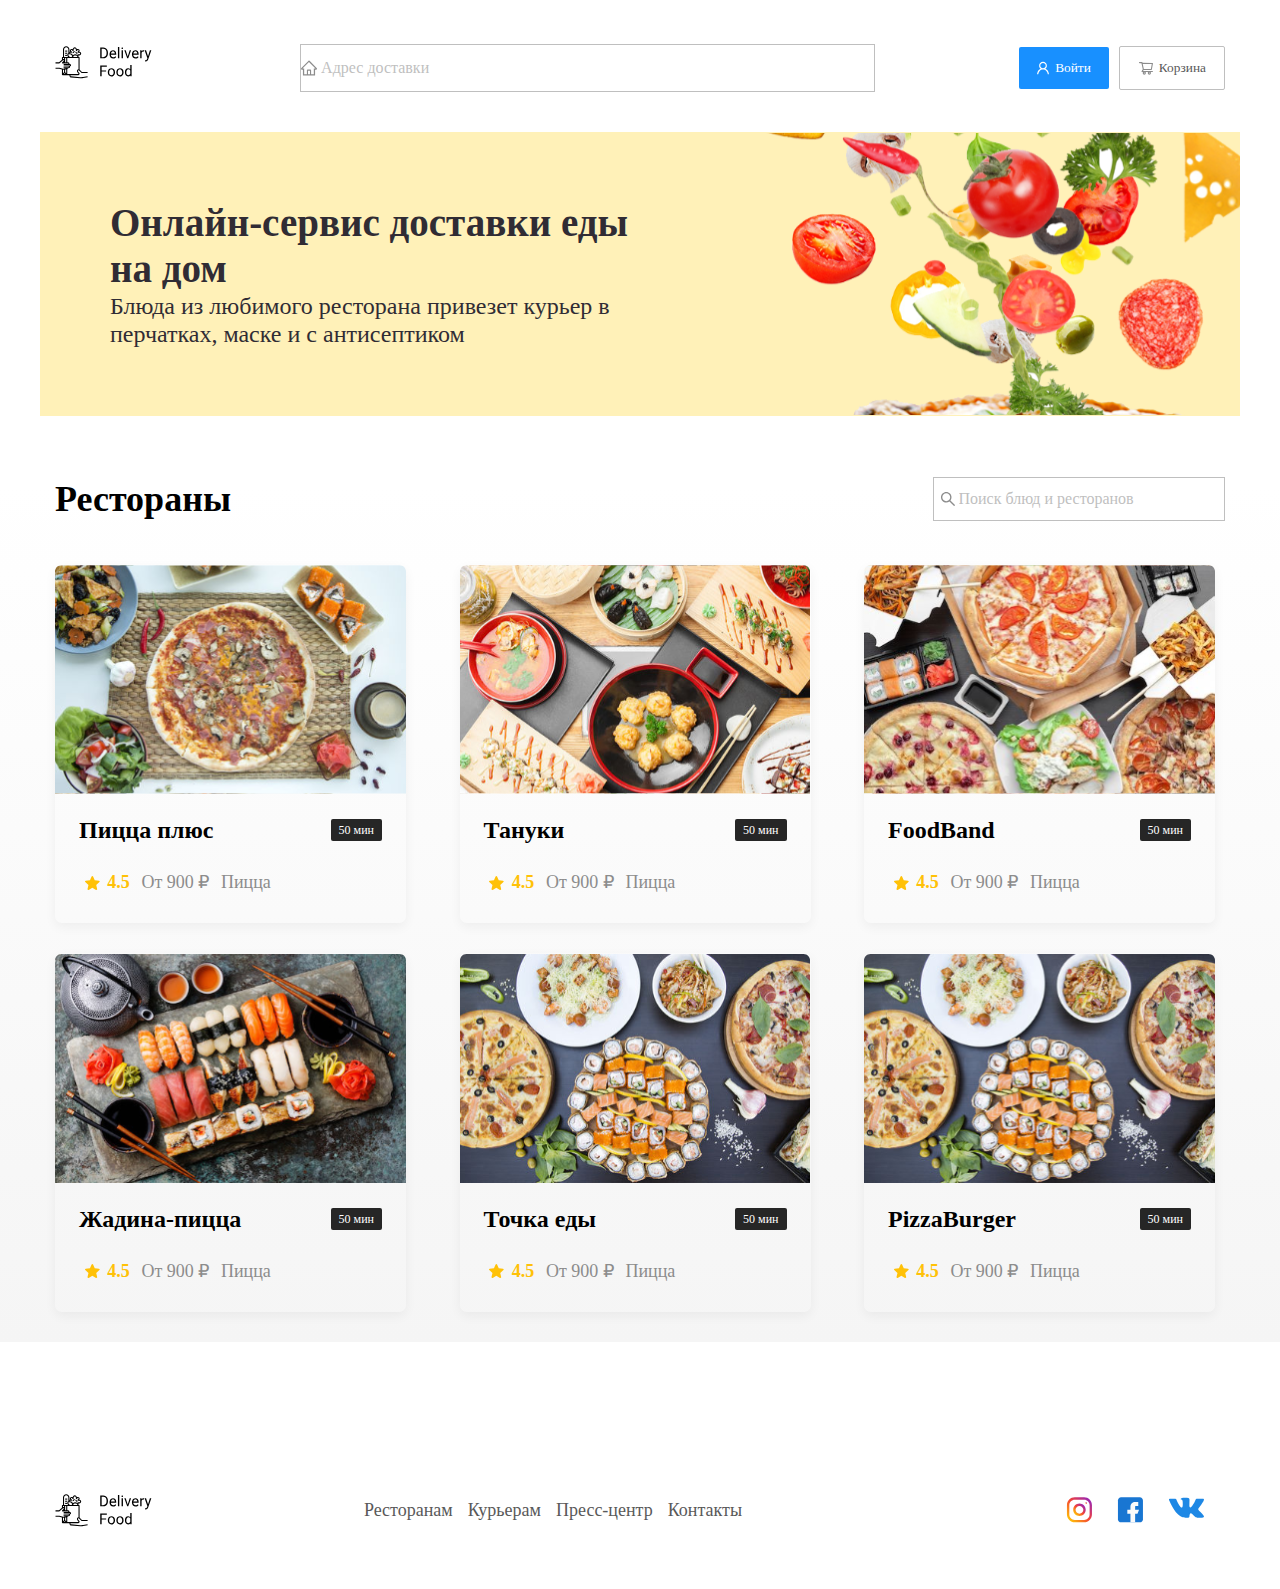
<file: index.html>
<!DOCTYPE html>
<html lang="en">
<head>
    <meta charset="UTF-8">
    <meta http-equiv="X-UA-Compatible" content="IE=edge">
    <meta name="viewport" content="width=device-width, initial-scale=1.0">
    <link rel="stylesheet" href="css/style.css">
    <title>Delivery Food</title>
</head>
<body>
    <div class="header">
        <div class="container">
            <div class="header__inner">
                <div class="header__logo">
                    <a href=""><img src="img/logo.svg" alt=""></a>
                </div>
                <div class="header__address">
                    <img src="img/house.svg" alt="">
                    <input type="text" class="header__address-input" placeholder="Адрес доставки">
                </div>
                <div class="header__buttons">
                    <button type="button" class="header__button header-login"><img src="img/login.svg" alt="">Войти</button>
                    <button type="button" class="header__button header-cart"><img src="img/cart.svg" alt="">Корзина</button>
                </div>
                <div class="header__burger">
                    <span></span>
                </div>
            </div>
        </div>
    </div>
    <div class="banner">
        <div class="banner__inner">
            <div class="banner__text">
                <h3 class="banner__title">
                    Онлайн-сервис доставки еды на дом
                </h3>
                <p class="banner__subtitle">
                    Блюда из любимого ресторана привезет курьер в перчатках, маске и с антисептиком
                </p>
            </div>
        </div>
    </div>
    <div class="restaurants">
        <div class="container">
            <div class="restaurants__inner">
                <div class="restaurants__top">
                    <h3 class="restaurants__title">
                        Рестораны
                    </h3>
                    <div class="restaurants__search">
                        <img src="img/search.svg" class="restaurants__search-img">
                        <input type="text" class="restaurants__search-input" placeholder="Поиск блюд и ресторанов">
                    </div>
                </div>
                <div class="restaurants__middle">
                    <div class="restaurants__items">
                        <div class="restaurants__item">
                            <img src="img/item1.svg" class="restaurants__item-img">
                            <div class="restaurants__item-title">
                                <a href="tanuki.html"><h4>Пицца плюс</h4></a>
                                <span>50 мин</span>
                            </div>
                            <div class="restaurants__item-testimonials">
                                <span class="restaurants__item-testimonial"><img src="img/star.svg" alt="">4.5</span>
                                <span class="restaurants__item-price">От 900 ₽</span>
                                <span class="restaurants__item-type">Пицца </span>
                            </div>
                        </div>
                        <div class="restaurants__item">
                            <img src="img/item2.svg" class="restaurants__item-img">
                            <div class="restaurants__item-title">
                                <a href="tanuki.html"><h4>Тануки</h4></a>
                                <span>50 мин</span>
                            </div>
                            <div class="restaurants__item-testimonials">
                                <span class="restaurants__item-testimonial"><img src="img/star.svg" alt="">4.5</span>
                                <span class="restaurants__item-price">От 900 ₽</span>
                                <span class="restaurants__item-type">Пицца </span>
                            </div>
                        </div>
                        <div class="restaurants__item">
                            <img src="img/item3.svg" class="restaurants__item-img">
                            <div class="restaurants__item-title">
                                <a href="tanuki.html"><h4>FoodBand</h4></a>
                                <span>50 мин</span>
                            </div>
                            <div class="restaurants__item-testimonials">
                                <span class="restaurants__item-testimonial"><img src="img/star.svg" alt="">4.5</span>
                                <span class="restaurants__item-price">От 900 ₽</span>
                                <span class="restaurants__item-type">Пицца </span>
                            </div>
                        </div>
                        <div class="restaurants__item">
                            <img src="img/item4.svg" class="restaurants__item-img">
                            <div class="restaurants__item-title">
                                <a href="tanuki.html"><h4>Жадина-пицца</h4></a>
                                <span>50 мин</span>
                            </div>
                            <div class="restaurants__item-testimonials">
                                <span class="restaurants__item-testimonial"><img src="img/star.svg" alt="">4.5</span>
                                <span class="restaurants__item-price">От 900 ₽</span>
                                <span class="restaurants__item-type">Пицца </span>
                            </div>
                        </div>
                        <div class="restaurants__item">
                            <img src="img/item5.svg" class="restaurants__item-img">
                            <div class="restaurants__item-title">
                                <a href="tanuki.html"><h4>Точка еды</h4></a>
                                <span>50 мин</span>
                            </div>
                            <div class="restaurants__item-testimonials">
                                <span class="restaurants__item-testimonial"><img src="img/star.svg" alt="">4.5</span>
                                <span class="restaurants__item-price">От 900 ₽</span>
                                <span class="restaurants__item-type">Пицца </span>
                            </div>
                        </div>
                        <div class="restaurants__item">
                            <img src="img/item6.svg" class="restaurants__item-img">
                            <div class="restaurants__item-title">
                                <a href="tanuki.html"><h4> PizzaBurger</h4></a>
                                <span>50 мин</span>
                            </div>
                            <div class="restaurants__item-testimonials">
                                <span class="restaurants__item-testimonial"><img src="img/star.svg" alt="">4.5</span>
                                <span class="restaurants__item-price">От 900 ₽</span>
                                <span class="restaurants__item-type">Пицца </span>
                            </div>
                        </div>
                    </div>
                </div>
            </div>
        </div>
    </div>
    <div class="footer">
        <div class="container">
            <div class="footer__inner">
                <div class="footer__info">
                    <a href=""><img src="img/logo.svg" alt="" class="footer__logo"></a>
                    <ul class="footer__list">
                        <li class="footer__item"><a href="" class="footer__link">Ресторанам</a></li>
                        <li class="footer__item"><a href="" class="footer__link">Курьерам</a></li>
                        <li class="footer__item"><a href="" class="footer__link">Пресс-центр</a></li>
                        <li class="footer__item"><a href="" class="footer__link">Контакты</a></li>
                    </ul>
                </div>
                <div class="footer__social">
                    <a href="" class="footer__social-item"><img aria-hidden="true" src="img/instagram.svg" alt=""></a>
                    <a href="" class="footer__social-item"><img aria-hidden="true" src="img/facebook.svg" alt=""></a>
                    <a href="" class="footer__social-item"><img aria-hidden="true" src="img/vk.svg" alt=""></a>
                </div>
            </div>
        </div>
    </div>
    <script src="js/libs/smoothScroll.js"></script>
    <script src="js/app.js"></script>
</body>
</html>
</file>
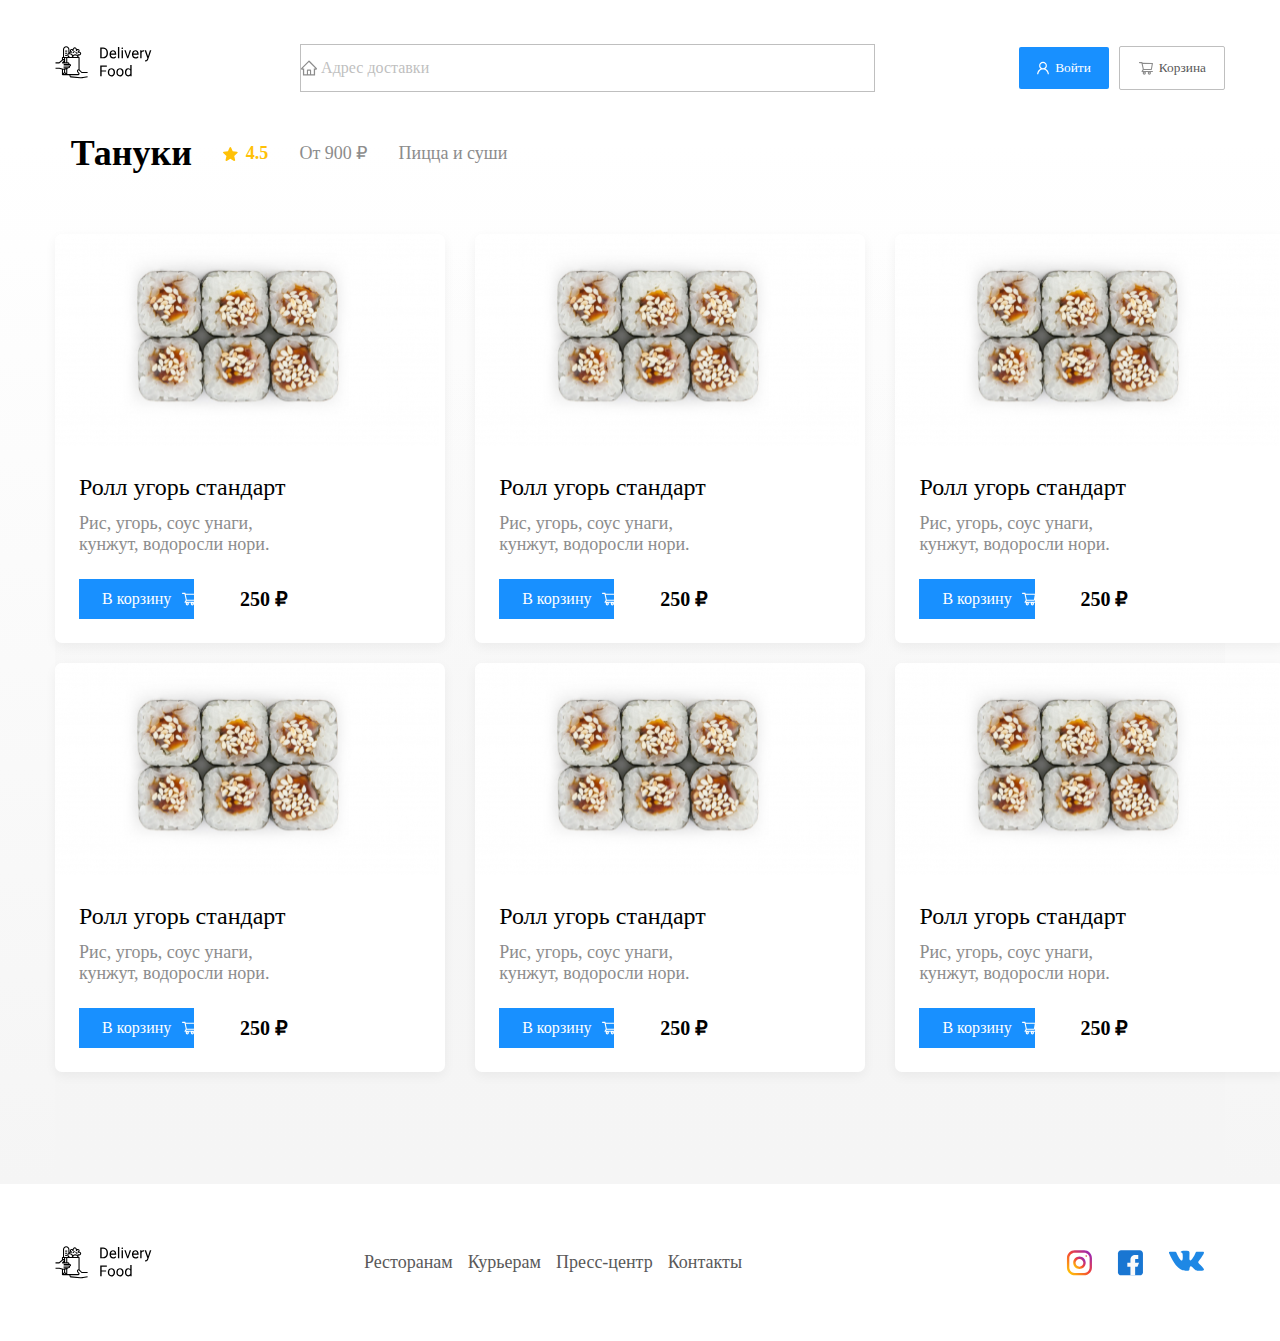
<file: tanuki.html>
<!DOCTYPE html>
<html lang="en">
<head>
    <meta charset="UTF-8">
    <meta http-equiv="X-UA-Compatible" content="IE=edge">
    <meta name="viewport" content="width=device-width, initial-scale=1.0">
    <link rel="stylesheet" href="css/style.css">
    <title>Магазин суши - Tanuki</title>
</head>
<body>
    <div class="header">
        <div class="container">
            <div class="header__inner">
                <div class="header__logo">
                    <a href="index.html"><img src="img/logo.svg" alt=""></a>
                </div>
                <div class="header__address">
                    <img src="img/house.svg" alt="">
                    <input type="text" class="header__address-input" placeholder="Адрес доставки">
                </div>
                <div class="header__buttons">
                    <button type="button" class="header__button header-login"><img src="img/login.svg" alt="">Войти</button>
                    <button type="button" class="header__button header-cart"><img src="img/cart.svg" alt="">Корзина</button>
                </div>
                <div class="header__burger">
                    <span></span>
                </div>
            </div>
        </div>
    </div>
    <div class="products">
        <div class="container">
            <div class="products__inner">
                <div class="products__top">
                    <h4 class="products__top-title">Тануки</h4>
                    <div class="products__top-testimonial">
                        <img src="img/star.svg" alt=""><span>4.5</span>
                    </div>
                    <span class="products__top-price">
                        От 900 ₽
                    </span>
                    <span class="products__top-type">
                        <span>Пицца  и суши</span>
                    </span>
                </div>
                <div class="products__middle">
                    <div class="products__items">
                        <div class="products__item">
                            <img src="img/tanuki.svg" alt="" class="products__item-img">
                            <div class="products__item-text">
                                <h5 class="products__item-title">Ролл угорь стандарт</h5>
                                <p class="products__item-subtitle">Рис, угорь, соус унаги, кунжут, водоросли нори.</p>
                                <div class="products__item-prices">
                                    <button type="button" class="products__item-button">В корзину</button><img src="img/cart-white.svg" alt="">
                                    <span class="products__item-price">250 ₽</span>
                                </div>
                            </div>
                        </div>
                        <div class="products__item">
                            <img src="img/tanuki.svg" alt="" class="products__item-img">
                            <div class="products__item-text">
                                <h5 class="products__item-title">Ролл угорь стандарт</h5>
                                <p class="products__item-subtitle">Рис, угорь, соус унаги, кунжут, водоросли нори.</p>
                                <div class="products__item-prices">
                                    <button type="button" class="products__item-button">В корзину</button><img src="img/cart-white.svg" alt="">
                                    <span class="products__item-price">250 ₽</span>
                                </div>
                            </div>
                        </div>
                        <div class="products__item">
                            <img src="img/tanuki.svg" alt="" class="products__item-img">
                            <div class="products__item-text">
                                <h5 class="products__item-title">Ролл угорь стандарт</h5>
                                <p class="products__item-subtitle">Рис, угорь, соус унаги, кунжут, водоросли нори.</p>
                                <div class="products__item-prices">
                                    <button type="button" class="products__item-button">В корзину</button><img src="img/cart-white.svg" alt="">
                                    <span class="products__item-price">250 ₽</span>
                                </div>
                            </div>
                        </div>
                        <div class="products__item">
                            <img src="img/tanuki.svg" alt="" class="products__item-img">
                            <div class="products__item-text">
                                <h5 class="products__item-title">Ролл угорь стандарт</h5>
                                <p class="products__item-subtitle">Рис, угорь, соус унаги, кунжут, водоросли нори.</p>
                                <div class="products__item-prices">
                                    <button type="button" class="products__item-button">В корзину</button><img src="img/cart-white.svg" alt="">
                                    <span class="products__item-price">250 ₽</span>
                                </div>
                            </div>
                        </div>
                        <div class="products__item">
                            <img src="img/tanuki.svg" alt="" class="products__item-img">
                            <div class="products__item-text">
                                <h5 class="products__item-title">Ролл угорь стандарт</h5>
                                <p class="products__item-subtitle">Рис, угорь, соус унаги, кунжут, водоросли нори.</p>
                                <div class="products__item-prices">
                                    <button type="button" class="products__item-button">В корзину</button><img src="img/cart-white.svg" alt="">
                                    <span class="products__item-price">250 ₽</span>
                                </div>
                            </div>
                        </div>
                        <div class="products__item">
                            <img src="img/tanuki.svg" alt="" class="products__item-img">
                            <div class="products__item-text">
                                <h5 class="products__item-title">Ролл угорь стандарт</h5>
                                <p class="products__item-subtitle">Рис, угорь, соус унаги, кунжут, водоросли нори.</p>
                                <div class="products__item-prices">
                                    <button type="button" class="products__item-button">В корзину</button><img src="img/cart-white.svg" alt="">
                                    <span class="products__item-price">250 ₽</span>
                                </div>
                            </div>
                        </div>
                    </div>
                </div>
            </div>
        </div>
    </div>
    <div class="footer">
        <div class="container">
            <div class="footer__inner">
                <div class="footer__info">
                    <a href=""><img src="img/logo.svg" alt="" class="footer__logo"></a>
                    <ul class="footer__list">
                        <li class="footer__item"><a href="" class="footer__link">Ресторанам</a></li>
                        <li class="footer__item"><a href="" class="footer__link">Курьерам</a></li>
                        <li class="footer__item"><a href="" class="footer__link">Пресс-центр</a></li>
                        <li class="footer__item"><a href="" class="footer__link">Контакты</a></li>
                    </ul>
                </div>
                <div class="footer__social">
                    <a href="" class="footer__social-item"><img aria-hidden="true" src="img/instagram.svg" alt=""></a>
                    <a href="" class="footer__social-item"><img aria-hidden="true" src="img/facebook.svg" alt=""></a>
                    <a href="" class="footer__social-item"><img aria-hidden="true" src="img/vk.svg" alt=""></a>
                </div>
            </div>
        </div>
    </div>
    <div class="cart-modal">
        <div class="cart">
            <div class="cart__top">
                <h4 class="cart__top-title">Корзина</h4>
                <button class="cart__top-button cart-close">
                    <svg width="26" height="26" viewBox="0 0 26 26" fill="none" xmlns="http://www.w3.org/2000/svg">
                        <path d="M16.0035 13L25.3506 3.65245C25.6077 3.39513 25.7496 3.05184 25.75 2.68578C25.75 2.31952 25.6081 1.97582 25.3506 1.71891L24.5315 0.900011C24.274 0.642084 23.9307 0.500824 23.5642 0.500824C23.1984 0.500824 22.8551 0.642084 22.5976 0.900011L13.2504 10.247L3.90285 0.900011C3.64573 0.642084 3.30224 0.500824 2.93598 0.500824C2.57012 0.500824 2.22663 0.642084 1.96951 0.900011L1.15 1.71891C0.616667 2.25225 0.616667 3.11973 1.15 3.65245L10.4974 13L1.15 22.3472C0.892683 22.6049 0.751016 22.9482 0.751016 23.3142C0.751016 23.6803 0.892683 24.0236 1.15 24.2811L1.96931 25.1C2.22642 25.3577 2.57012 25.4992 2.93577 25.4992C3.30203 25.4992 3.64553 25.3577 3.90264 25.1L13.2502 15.7529L22.5974 25.1C22.8549 25.3577 23.1982 25.4992 23.564 25.4992H23.5644C23.9305 25.4992 24.2738 25.3577 24.5313 25.1L25.3504 24.2811C25.6075 24.0238 25.7494 23.6803 25.7494 23.3142C25.7494 22.9482 25.6075 22.6049 25.3504 22.3474L16.0035 13Z" fill="black"/>
                    </svg>
                </button>
            </div>
            <div class="cart__middle">
                <ul class="cart__middle-list">

                </ul>
            </div>
            <div class="cart__bottom">
                <h4 class="cart__bottom-total">0  <span>₽</span></h4>
                <div class="cart__bottom-buttons">
                    <button class="cart__bottom-button ok">Оформить заказ</button>
                    <button class="cart__bottom-button cancel">Отмена</button>
                </div>
            </div>
        </div>
    </div>
    <script src="js/libs/smoothScroll.js"></script>
    <script src="js/app.js"></script>
</body>
</html>
</file>
<file: css/style.css>
* {
  padding: 0px;
  margin: 0px;
  border: 0px;
}

*,
*:before,
*:after {
  -webkit-box-sizing: border-box;
  box-sizing: border-box;
}

:focus,
:active {
  outline: none;
}

a:focus,
a:active {
  outline: none;
}

aside,
nav,
footer,
header,
section {
  display: block;
}

html,
body {
  height: 100%;
}

body {
  line-height: 1;
  font-family: "Open Sans";
  -ms-text-size-adjust: 100%;
  -moz-text-size-adjust: 100%;
  -webkit-text-size-adjust: 100%;
}

input,
button,
textarea {
  font-family: "Open Sans";
}

input::-ms-clear {
  display: none;
}

button {
  cursor: pointer;
}

button::-moz-focus-inner {
  padding: 0;
  border: 0;
}

a,
a:visited {
  text-decoration: none;
}

a:hover {
  text-decoration: none;
}

ul li {
  list-style: none;
}

img {
  vertical-align: top;
}

h1,
h2,
h3,
h4,
h5,
h6 {
  font-weight: inherit;
  font-size: inherit;
}

.container {
  max-width: 1200px;
  margin: 0 auto;
  padding: 0 15px;
}

.header {
  margin-top: 44px;
}

.header__inner {
  display: -webkit-box;
  display: -ms-flexbox;
  display: flex;
  -webkit-box-pack: justify;
      -ms-flex-pack: justify;
          justify-content: space-between;
}

.header__logo {
  z-index: 3;
}

.header__address {
  width: 50%;
  display: -webkit-box;
  display: -ms-flexbox;
  display: flex;
  -webkit-box-pack: center;
      -ms-flex-pack: center;
          justify-content: center;
  -webkit-box-align: center;
      -ms-flex-align: center;
          align-items: center;
  position: relative;
}

.header__address img {
  position: absolute;
  left: 0;
  padding: 0 11px;
}

.header__burger {
  display: none;
}

.header__address-input {
  margin-left: 10px;
  width: 100%;
  border: 1px solid #BFBFBF;
  font-size: 16px;
  line-height: 24px;
  color: #BFBFBF;
  padding: 11px 20px;
}

.header__address-input::-webkit-input-placeholder {
  font-size: 16px;
  color: #BFBFBF;
  line-height: 24px;
}

.header__address-input:-ms-input-placeholder {
  font-size: 16px;
  color: #BFBFBF;
  line-height: 24px;
}

.header__address-input::-ms-input-placeholder {
  font-size: 16px;
  color: #BFBFBF;
  line-height: 24px;
}

.header__address-input::placeholder {
  font-size: 16px;
  color: #BFBFBF;
  line-height: 24px;
}

.header__buttons {
  display: -webkit-box;
  display: -ms-flexbox;
  display: flex;
  -webkit-box-pack: center;
      -ms-flex-pack: center;
          justify-content: center;
  -webkit-box-align: center;
      -ms-flex-align: center;
          align-items: center;
}

.header__button {
  display: -webkit-box;
  display: -ms-flexbox;
  display: flex;
  -webkit-box-align: center;
      -ms-flex-align: center;
          align-items: center;
  margin-left: 10px;
}

.header-login {
  background: #1890FF;
  color: #fff;
  padding: 13px 18px;
  border-radius: 2px;
}

.header-login img {
  margin-right: 6px;
}

.header-cart {
  color: #595959;
  background-color: #fff;
  -webkit-box-shadow: 0px 0px 2px rgba(0, 0, 0, 0.0015);
          box-shadow: 0px 0px 2px rgba(0, 0, 0, 0.0015);
  border-radius: 2px;
  border: 1px solid #BFBFBF;
  padding: 13px 18px;
}

.header-cart img {
  margin-right: 6px;
}

@media (max-width: 768px) {
  .header .header__burger {
    display: block;
    position: relative;
    width: 30px;
    height: 20px;
    cursor: pointer;
    position: relative;
    z-index: 3;
  }
  .header .header__burger.active::before {
    -webkit-transform: rotate(45deg);
            transform: rotate(45deg);
    top: 9px;
  }
  .header .header__burger.active::after {
    -webkit-transform: rotate(-45deg);
            transform: rotate(-45deg);
    bottom: 9px;
  }
  .header .header__burger.active span {
    -webkit-transform: scale(0);
            transform: scale(0);
  }
  .header .header__burger::before {
    content: '';
    background-color: #000;
    position: absolute;
    width: 100%;
    height: 2px;
    left: 0;
    -webkit-transition: 0.3s all ease;
    transition: 0.3s all ease;
  }
  .header .header__burger span {
    position: absolute;
    background-color: #000;
    left: 0;
    top: 9px;
    width: 100%;
    height: 2px;
    -webkit-transition: 0.3s all ease;
    transition: 0.3s all ease;
  }
  .header .header__burger::after {
    bottom: 0;
    content: '';
    background-color: #000;
    position: absolute;
    width: 100%;
    height: 2px;
    left: 0;
    -webkit-transition: 0.3s all ease;
    transition: 0.3s all ease;
  }
  .header .header__buttons {
    z-index: 2;
    position: fixed;
    top: -100%;
    left: 0;
    width: 100%;
    height: 100%;
    background: #fff;
    -webkit-transition: 0.3s all ease;
    transition: 0.3s all ease;
    overflow-y: hidden;
  }
  .header .header__buttons.active {
    top: 0;
  }
  .header .header__address {
    display: none;
  }
}

.banner {
  margin-top: 40px;
  max-width: 1200px;
  background-color: #FFF1B8;
  display: -webkit-box;
  display: -ms-flexbox;
  display: flex;
  padding: 68px 0;
  margin: 0 auto;
  position: relative;
  top: 40px;
}

.banner__inner {
  margin-left: 70px;
  position: relative;
}

.banner__inner::after {
  content: '';
  position: absolute;
  background-image: url(../img/banner-img.svg);
  width: 100%;
  height: 190%;
  top: -45%;
  left: 110%;
  display: block;
  background-position: right center;
  /* background-size: cover; */
}

.banner__text {
  max-width: 538px;
}

.banner__title {
  font-weight: bold;
  font-size: 39px;
  line-height: 46px;
  color: #302C34;
}

.banner__subtitle {
  font-size: 24px;
  line-height: 28px;
  color: #302C34;
}

@media (max-width: 1195px) {
  .banner .banner__inner::after {
    display: none;
  }
}

@media (max-width: 576px) {
  .banner .banner {
    padding: 30px 0;
  }
  .banner .banner__inner {
    margin-left: 0;
  }
  .banner .banner__inner::after {
    display: none;
  }
  .banner .banner__text {
    display: -webkit-box;
    display: -ms-flexbox;
    display: flex;
    -webkit-box-orient: vertical;
    -webkit-box-direction: normal;
        -ms-flex-direction: column;
            flex-direction: column;
    -webkit-box-align: center;
        -ms-flex-align: center;
            align-items: center;
    -webkit-box-pack: center;
        -ms-flex-pack: center;
            justify-content: center;
    text-align: center;
  }
  .banner .banner__title {
    font-size: 30px;
    line-height: 30px;
  }
  .banner .banner__subtitle {
    margin-top: 20px;
    font-size: 18px;
    line-height: 28px;
  }
}

.restaurants {
  margin-top: 101px;
  background: -webkit-gradient(linear, left top, left bottom, color-stop(1.04%, rgba(245, 245, 245, 0)), to(#F5F5F5));
  background: linear-gradient(180deg, rgba(245, 245, 245, 0) 1.04%, #F5F5F5 100%);
}

.restaurants__inner {
  margin-bottom: 90px;
}

.restaurants__top {
  width: 100%;
  display: -webkit-box;
  display: -ms-flexbox;
  display: flex;
  -webkit-box-pack: justify;
      -ms-flex-pack: justify;
          justify-content: space-between;
  -webkit-box-align: center;
      -ms-flex-align: center;
          align-items: center;
}

.restaurants__title {
  font-size: 36px;
  line-height: 42px;
  color: #000000;
  font-weight: 700;
}

.restaurants__search {
  width: 50%;
  display: -webkit-box;
  display: -ms-flexbox;
  display: flex;
  -webkit-box-pack: end;
      -ms-flex-pack: end;
          justify-content: flex-end;
  -webkit-box-align: center;
      -ms-flex-align: center;
          align-items: center;
  position: relative;
}

.restaurants__search-input {
  border: none;
  border: 1px solid #BFBFBF;
  padding: 9px 25px;
  width: 50%;
  font-size: 16px;
  line-height: 24px;
  position: relative;
}

.restaurants__search-img {
  position: absolute;
  z-index: 3;
  left: 51.3%;
}

.restaurants__search-input::-webkit-input-placeholder {
  font-size: 16px;
  line-height: 24px;
  color: #BFBFBF;
}

.restaurants__search-input:-ms-input-placeholder {
  font-size: 16px;
  line-height: 24px;
  color: #BFBFBF;
}

.restaurants__search-input::-ms-input-placeholder {
  font-size: 16px;
  line-height: 24px;
  color: #BFBFBF;
}

.restaurants__search-input::placeholder {
  font-size: 16px;
  line-height: 24px;
  color: #BFBFBF;
}

.restaurants__middle {
  margin-top: 44px;
}

.restaurants__items {
  display: -webkit-box;
  display: -ms-flexbox;
  display: flex;
  -webkit-box-pack: justify;
      -ms-flex-pack: justify;
          justify-content: space-between;
  -webkit-box-align: center;
      -ms-flex-align: center;
          align-items: center;
  width: 100%;
  -ms-flex-wrap: wrap;
      flex-wrap: wrap;
}

.restaurants__item {
  margin-right: 10px;
  margin-bottom: 30px;
  width: 30%;
  -webkit-box-shadow: 0px 4px 12px rgba(0, 0, 0, 0.05);
          box-shadow: 0px 4px 12px rgba(0, 0, 0, 0.05);
  border-radius: 7px;
  padding-bottom: 25px;
}

.restaurants__item-img {
  max-width: 100%;
}

.restaurants__item-title {
  padding: 20px 24px;
  display: -webkit-box;
  display: -ms-flexbox;
  display: flex;
  -webkit-box-pack: justify;
      -ms-flex-pack: justify;
          justify-content: space-between;
  -webkit-box-align: center;
      -ms-flex-align: center;
          align-items: center;
}

.restaurants__item-title h4 {
  font-weight: bold;
  font-size: 24px;
  line-height: 32px;
  color: #000000;
}

.restaurants__item-title span {
  background-color: #262626;
  padding: 1px 8px;
  border-radius: 2px;
  font-size: 12px;
  line-height: 20px;
  color: #fff;
}

.restaurants__item-testimonials {
  padding: 0px 24px;
  display: -webkit-box;
  display: -ms-flexbox;
  display: flex;
  -ms-flex-pack: distribute;
      justify-content: space-around;
  -webkit-box-align: center;
      -ms-flex-align: center;
          align-items: center;
  width: 70%;
}

.restaurants__item-testimonial {
  font-weight: bold;
  font-size: 18px;
  line-height: 32px;
  color: #FFC107;
  -webkit-box-align: center;
      -ms-flex-align: center;
          align-items: center;
  display: -webkit-box;
  display: -ms-flexbox;
  display: flex;
  -webkit-box-pack: center;
      -ms-flex-pack: center;
          justify-content: center;
}

.restaurants__item-testimonial img {
  margin-right: 7.5px;
}

.restaurants__item-price {
  font-size: 18px;
  line-height: 32px;
  color: #8C8C8C;
}

.restaurants__item-type {
  font-size: 18px;
  line-height: 32px;
  color: #8C8C8C;
}

@media (max-width: 768px) {
  .restaurants .restaurants {
    margin-top: 30px;
  }
  .restaurants .restaurants__search-input {
    width: 100%;
  }
  .restaurants .restaurants__search-img {
    left: 2.3%;
  }
  .restaurants .restaurants__inner {
    margin-bottom: 30px;
  }
  .restaurants .restaurants__items {
    -ms-flex-wrap: wrap;
        flex-wrap: wrap;
    -webkit-box-pack: center;
        -ms-flex-pack: center;
            justify-content: center;
    -webkit-box-align: center;
        -ms-flex-align: center;
            align-items: center;
  }
  .restaurants .restaurants__item-title span {
    padding: 1px 4px;
  }
  .restaurants .restaurants__item {
    width: 45%;
    margin-bottom: 30px;
  }
  .restaurants .restaurants__item-testimonials {
    width: 100%;
  }
}

@media (max-width: 576px) {
  .restaurants .restaurants__top {
    -ms-flex-wrap: wrap;
        flex-wrap: wrap;
    -webkit-box-pack: center;
        -ms-flex-pack: center;
            justify-content: center;
    text-align: center;
  }
  .restaurants .restaurants__title {
    width: 100%;
    margin-bottom: 25px;
  }
  .restaurants .restaurants__search {
    width: 100%;
    -webkit-box-pack: center;
        -ms-flex-pack: center;
            justify-content: center;
  }
  .restaurants .restaurants__search-input {
    width: 100%;
  }
  .restaurants .restaurants__search-img {
    left: 2.3%;
  }
  .restaurants .restaurants__item {
    width: 100%;
    margin-bottom: 30px;
    margin-right: 0;
  }
  .restaurants .restaurants__item-img {
    width: 100%;
  }
}

.footer {
  padding-top: 60px;
  padding-bottom: 60px;
}

.footer__inner {
  display: -webkit-box;
  display: -ms-flexbox;
  display: flex;
  -webkit-box-pack: justify;
      -ms-flex-pack: justify;
          justify-content: space-between;
  -webkit-box-align: center;
      -ms-flex-align: center;
          align-items: center;
}

.footer__info {
  width: 60%;
  display: -webkit-box;
  display: -ms-flexbox;
  display: flex;
  -webkit-box-pack: justify;
      -ms-flex-pack: justify;
          justify-content: space-between;
  -webkit-box-align: center;
      -ms-flex-align: center;
          align-items: center;
}

.footer__list {
  display: -webkit-box;
  display: -ms-flexbox;
  display: flex;
}

.footer__item {
  margin-right: 15px;
}

.footer__link {
  font-size: 18px;
  line-height: 21px;
  color: #595959;
}

.footer__social-item {
  margin-right: 21px;
}

@media (max-width: 768px) {
  .footer .footer {
    padding-top: 30px;
    padding-bottom: 30px;
  }
  .footer .footer__inner {
    -ms-flex-wrap: wrap;
        flex-wrap: wrap;
    -webkit-box-orient: vertical;
    -webkit-box-direction: normal;
        -ms-flex-direction: column;
            flex-direction: column;
    -webkit-box-align: center;
        -ms-flex-align: center;
            align-items: center;
    text-align: center;
  }
  .footer .footer__info {
    width: 100%;
    -ms-flex-wrap: wrap;
        flex-wrap: wrap;
    -webkit-box-pack: center;
        -ms-flex-pack: center;
            justify-content: center;
    -webkit-box-align: center;
        -ms-flex-align: center;
            align-items: center;
    -webkit-box-orient: vertical;
    -webkit-box-direction: normal;
        -ms-flex-direction: column;
            flex-direction: column;
  }
  .footer .footer__list {
    margin-top: 20px;
    -webkit-box-orient: vertical;
    -webkit-box-direction: normal;
        -ms-flex-direction: column;
            flex-direction: column;
  }
  .footer .footer__item {
    margin-right: 0;
    margin-bottom: 30px;
  }
  .footer .footer__link {
    font-size: 24px;
  }
  .footer .footer__social {
    width: 100%;
  }
}

.products {
  background: -webkit-gradient(linear, left top, left bottom, color-stop(1.04%, rgba(245, 245, 245, 0)), to(#F5F5F5));
  background: linear-gradient(180deg, rgba(245, 245, 245, 0) 1.04%, #F5F5F5 100%);
  margin-top: 40px;
}

.products__inner {
  width: 100%;
}

.products__top {
  display: -webkit-box;
  display: -ms-flexbox;
  display: flex;
  -webkit-box-align: center;
      -ms-flex-align: center;
          align-items: center;
  width: 40%;
  -ms-flex-pack: distribute;
      justify-content: space-around;
}

.products__top-title {
  font-weight: bold;
  font-size: 36px;
  line-height: 42px;
  color: #000000;
}

.products__top-testimonial {
  display: -webkit-box;
  display: -ms-flexbox;
  display: flex;
  -webkit-box-pack: center;
      -ms-flex-pack: center;
          justify-content: center;
  -webkit-box-align: center;
      -ms-flex-align: center;
          align-items: center;
}

.products__top-testimonial span {
  margin-left: 7.5px;
  font-weight: bold;
  font-size: 18px;
  line-height: 32px;
  color: #FFC107;
}

.products__top-price {
  font-size: 18px;
  line-height: 32px;
  color: #8C8C8C;
}

.products__top-type {
  font-size: 18px;
  line-height: 32px;
  color: #8C8C8C;
}

.products__middle {
  margin-top: 40px;
  padding-bottom: 112px;
  width: 100%;
  background: -webkit-gradient(linear, left top, left bottom, color-stop(1.04%, rgba(245, 245, 245, 0)), to(#F5F5F5));
  background: linear-gradient(180deg, rgba(245, 245, 245, 0) 1.04%, #F5F5F5 100%);
}

.products__items {
  display: -webkit-box;
  display: -ms-flexbox;
  display: flex;
  -webkit-box-pack: justify;
      -ms-flex-pack: justify;
          justify-content: space-between;
  -webkit-box-align: center;
      -ms-flex-align: center;
          align-items: center;
  -ms-flex-wrap: wrap;
      flex-wrap: wrap;
  width: 100%;
}

.products__item {
  margin-top: 20px;
  width: 33.3%;
  background-color: #fff;
  -webkit-box-shadow: 0px 4px 12px rgba(0, 0, 0, 0.05);
          box-shadow: 0px 4px 12px rgba(0, 0, 0, 0.05);
  border-radius: 7px;
  margin-right: -60px;
}

.products__item-img {
  max-width: 100%;
}

.products__item-text {
  padding: 24px;
  max-width: 257px;
}

.products__item-title {
  font-size: 24px;
  line-height: 32px;
  color: #000000;
  margin-bottom: 10px;
}

.products__item-subtitle {
  font-size: 18px;
  line-height: 21px;
  color: #8C8C8C;
}

.products__item-prices {
  margin-top: 24px;
  display: -webkit-box;
  display: -ms-flexbox;
  display: flex;
  -webkit-box-pack: justify;
      -ms-flex-pack: justify;
          justify-content: space-between;
  -webkit-box-align: center;
      -ms-flex-align: center;
          align-items: center;
  position: relative;
}

.products__item-prices img {
  position: absolute;
  right: 44%;
}

.products__item-button {
  background-color: #1890FF;
  padding: 8px 23px;
  position: relative;
  font-size: 16px;
  line-height: 24px;
  color: #fff;
}

.products__item-price {
  font-weight: bold;
  font-size: 20px;
  line-height: 32px;
  color: #000000;
}

@media (max-width: 768px) {
  .products .products__top {
    width: 100%;
    -webkit-box-pack: justify;
        -ms-flex-pack: justify;
            justify-content: space-between;
  }
  .products .products__top-price {
    display: none;
  }
  .products .products__top-type {
    display: none;
  }
  .products .products__items {
    -webkit-box-pack: center;
        -ms-flex-pack: center;
            justify-content: center;
    -webkit-box-align: center;
        -ms-flex-align: center;
            align-items: center;
  }
  .products .products__item {
    width: 45%;
    margin-bottom: 30px;
    margin-right: 10px;
  }
}

@media (max-width: 576px) {
  .products .products__top {
    width: 100%;
    -webkit-box-pack: justify;
        -ms-flex-pack: justify;
            justify-content: space-between;
  }
  .products .products__top-price {
    display: none;
  }
  .products .products__top-type {
    display: none;
  }
  .products .products__middle {
    display: -webkit-box;
    display: -ms-flexbox;
    display: flex;
    -webkit-box-pack: center;
        -ms-flex-pack: center;
            justify-content: center;
  }
  .products .products__item {
    width: 100%;
    text-align: center;
    -webkit-box-pack: center;
        -ms-flex-pack: center;
            justify-content: center;
    -webkit-box-align: center;
        -ms-flex-align: center;
            align-items: center;
    margin-bottom: 30px;
  }
  .products .products__item-text {
    max-width: 100%;
  }
  .products .products__item-button img {
    display: none;
  }
}

.cart-modal {
  position: fixed;
  top: 0;
  left: 0;
  width: 100%;
  height: 100%;
  background-color: rgba(0, 0, 0, 0.5);
  overflow: hidden;
  display: -webkit-box;
  display: -ms-flexbox;
  display: flex;
  -webkit-box-pack: center;
      -ms-flex-pack: center;
          justify-content: center;
  -webkit-box-align: center;
      -ms-flex-align: center;
          align-items: center;
  -webkit-box-orient: vertical;
  -webkit-box-direction: normal;
      -ms-flex-direction: column;
          flex-direction: column;
  display: none;
}

.cart-modal.opened {
  display: block;
}

.cart {
  width: 50%;
  background-color: #fff;
  margin: 0 auto;
  border-radius: 5px;
  padding: 40px;
  margin-top: 10%;
  display: -webkit-box;
  display: -ms-flexbox;
  display: flex;
  -webkit-box-orient: vertical;
  -webkit-box-direction: normal;
      -ms-flex-direction: column;
          flex-direction: column;
  -webkit-box-pack: justify;
      -ms-flex-pack: justify;
          justify-content: space-between;
}

.cart__top {
  display: -webkit-box;
  display: -ms-flexbox;
  display: flex;
  -webkit-box-pack: justify;
      -ms-flex-pack: justify;
          justify-content: space-between;
  -webkit-box-align: center;
      -ms-flex-align: center;
          align-items: center;
  width: 100%;
}

.cart__top-title {
  font-weight: bold;
  font-size: 36px;
  line-height: 42px;
  color: #000000;
}

.cart__top-button {
  border: none;
  background-color: transparent;
}

.cart__middle-list li {
  display: -webkit-box;
  display: -ms-flexbox;
  display: flex;
  -webkit-box-pack: justify;
      -ms-flex-pack: justify;
          justify-content: space-between;
  -webkit-box-align: center;
      -ms-flex-align: center;
          align-items: center;
  padding-bottom: 10px;
  border-bottom: 1px solid #D9D9D9;
}

.cart__middle-add button {
  padding: 5px 15px;
  background: transparent;
  border: 1px solid #40A9FF;
  color: #40A9FF;
  font-size: 14px;
  line-height: 22px;
  border-radius: 2px;
  margin-top: 5px;
}

.cart__middle-add span {
  margin: 0 15px;
  font-size: 16px;
  line-height: 24px;
  color: #000;
}

.cart__middle-title {
  font-size: 18px;
  line-height: 32px;
  color: #000000;
}

.cart__middle-price {
  font-weight: bold;
  font-size: 20px;
  line-height: 32px;
  color: #000000;
}

.cart__bottom {
  margin-top: 25px;
  display: -webkit-box;
  display: -ms-flexbox;
  display: flex;
  -webkit-box-pack: justify;
      -ms-flex-pack: justify;
          justify-content: space-between;
  -webkit-box-align: center;
      -ms-flex-align: center;
          align-items: center;
}

.cart__bottom-total {
  padding: 20px 10px;
  background: #262626;
  border-radius: 5px;
  font-weight: bold;
  font-size: 20px;
  line-height: 23px;
  color: #FAFAFA;
}

.cart__bottom-button {
  padding: 8px 16px;
  background-color: #1890FF;
  color: #fff;
}

.cart .cancel {
  background-color: #ffff;
  color: #000;
  border: 1px solid #D9D9D9;
}

@media (max-width: 768px) {
  .cart {
    width: 100%;
    height: auto;
  }
}

@media (max-width: 576px) {
  .cart {
    width: 100%;
    height: auto;
  }
  .cart__middle-list li {
    -ms-flex-wrap: wrap;
        flex-wrap: wrap;
    -webkit-box-pack: center;
        -ms-flex-pack: center;
            justify-content: center;
    -webkit-box-align: center;
        -ms-flex-align: center;
            align-items: center;
  }
  .cart__bottom {
    -ms-flex-wrap: wrap;
        flex-wrap: wrap;
    -webkit-box-pack: center;
        -ms-flex-pack: center;
            justify-content: center;
    -webkit-box-align: center;
        -ms-flex-align: center;
            align-items: center;
  }
  .cart__bottom-buttons {
    margin-top: 20px;
  }
}
/*# sourceMappingURL=style.css.map */
</file>
